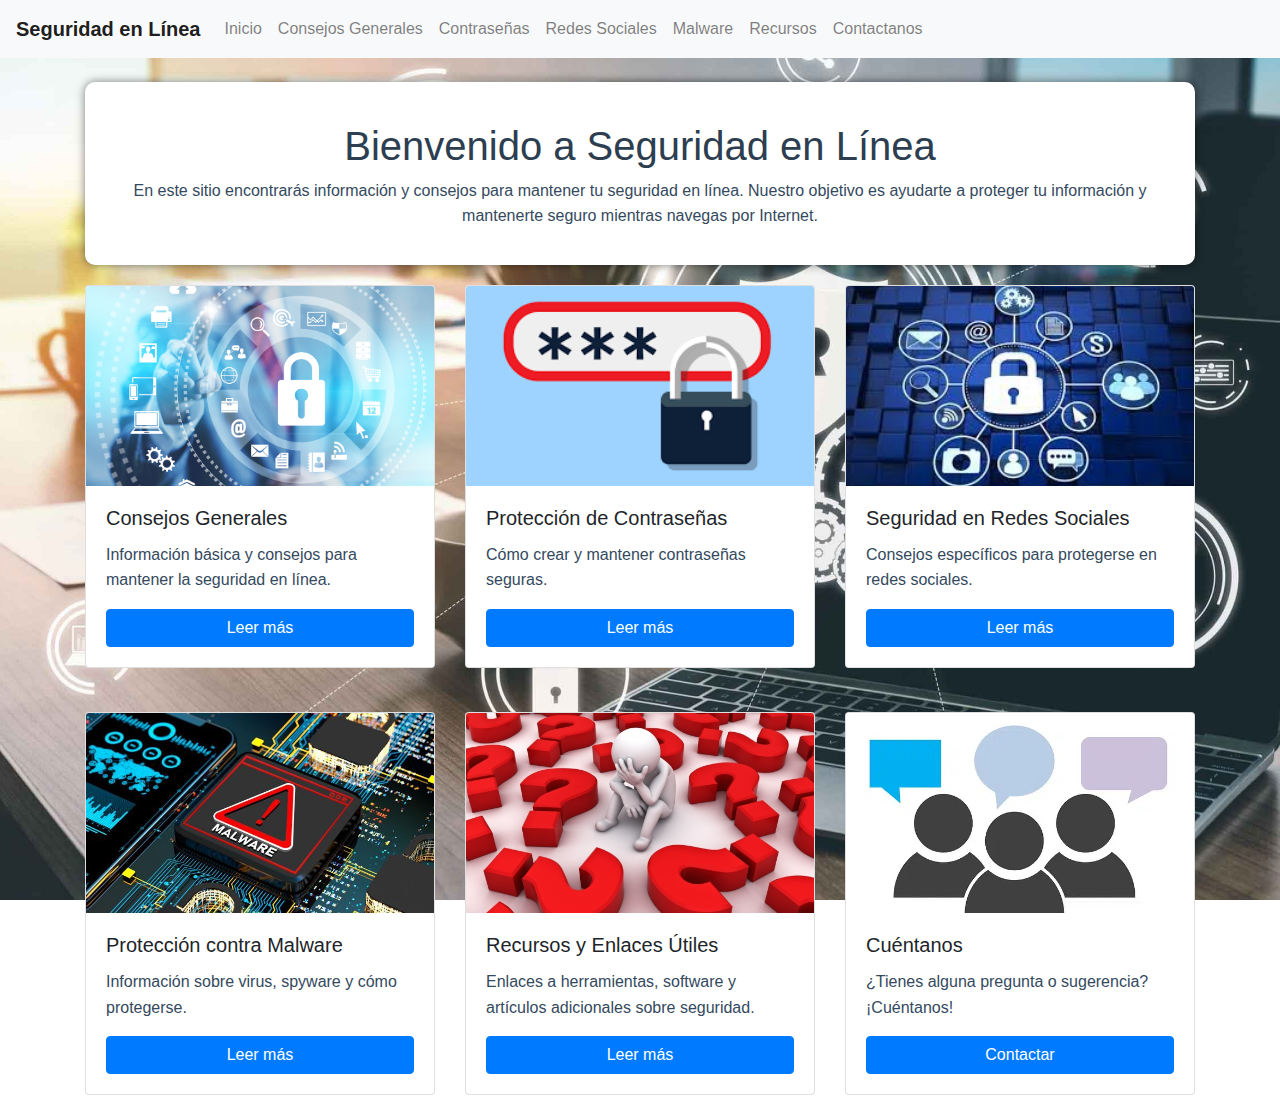
<file: sitioweb/index.html>
<!DOCTYPE html>
<html lang="es">
<head>
    <meta charset="UTF-8">
    <meta name="viewport" content="width=device-width, initial-scale=1.0">
    <title>Inicio - Seguridad en Línea</title>
    <link rel="stylesheet" href="https://maxcdn.bootstrapcdn.com/bootstrap/4.0.0/css/bootstrap.min.css">
    <link rel="stylesheet" href="css/styles.css">
</head>
<style>
    /* Estilos específicos para index.html */
    body.bg-index {
        background-image: url('img/seguridad_informatica-scaled-1.jpg'); /* Asegúrate de que la ruta de la imagen sea correcta */
        background-size: cover;
        background-position: center;
        min-height: 100vh; /* Asegura que la imagen de fondo cubra toda la altura de la pantalla */
        margin: 0;
        padding: 0;
    }
</style>
<body class="bg-index">
    <nav class="navbar navbar-expand-lg navbar-light bg-light">
        <a class="navbar-brand" href="index.html">Seguridad en Línea</a>
        <button class="navbar-toggler" type="button" data-toggle="collapse" data-target="#navbarNav" aria-controls="navbarNav" aria-expanded="false" aria-label="Toggle navigation">
            <span class="navbar-toggler-icon"></span>
        </button>
        <div class="collapse navbar-collapse" id="navbarNav">
            <ul class="navbar-nav">
                <li class="nav-item"><a class="nav-link" href="index.html">Inicio</a></li>
                <li class="nav-item"><a class="nav-link" href="consejos.html">Consejos Generales</a></li>
                <li class="nav-item"><a class="nav-link" href="contraseñas.html">Contraseñas</a></li>
                <li class="nav-item"><a class="nav-link" href="redes-sociales.html">Redes Sociales</a></li>
                <li class="nav-item"><a class="nav-link" href="malware.html">Malware</a></li>
                <li class="nav-item"><a class="nav-link" href="recursos.html">Recursos</a></li>
                <li class="nav-item"><a class="nav-link" href="contactanos.html">Contactanos</a></li>
            </ul>
        </div>
    </nav>

    
    <div class="container mt-4">
        <div class="blue-box">
            <h1>Bienvenido a Seguridad en Línea</h1>
            <p>En este sitio encontrarás información y consejos para mantener tu seguridad en línea. Nuestro objetivo es ayudarte a proteger tu información y mantenerte seguro mientras navegas por Internet.</p>
        </div>
     
    
        <div class="row">
            <div class="col-md-4">
                <div class="card">
                    <img class="card-img-top" src="img/seguridad-internet.jpg" alt="Consejos Generales de Seguridad">
                    <div class="card-body">
                        <h5 class="card-title">Consejos Generales</h5>
                        <p class="card-text">Información básica y consejos para mantener la seguridad en línea.</p>
                        <a href="consejos.html" class="btn btn-primary mt-auto">Leer más</a>
                    </div>
                </div>
            </div>
            <div class="col-md-4">
                <div class="card">
                    <img class="card-img-top" src="img/descarga.png" alt="Protección de Contraseñas">
                    <div class="card-body">
                        <h5 class="card-title">Protección de Contraseñas</h5>
                        <p class="card-text">Cómo crear y mantener contraseñas seguras.</p>
                        <a href="contraseñas.html" class="btn btn-primary mt-auto">Leer más</a>
                    </div>
                </div>
            </div>
            <div class="col-md-4">
                <div class="card">
                    <img class="card-img-top" src="img/imagen1.jpeg" alt="Seguridad en Redes Sociales">
                    <div class="card-body">
                        <h5 class="card-title">Seguridad en Redes Sociales</h5>
                        <p class="card-text">Consejos específicos para protegerse en redes sociales.</p>
                        <a href="redes-sociales.html" class="btn btn-primary mt-auto">Leer más</a>
                    </div>
                </div>
            </div>
        </div>
        <div class="row mt-4">
            <div class="col-md-4">
                <div class="card">
                    <img class="card-img-top" src="img/gettyimages-1353240272-q75.jpg" alt="Protección contra Malware">
                    <div class="card-body">
                        <h5 class="card-title">Protección contra Malware</h5>
                        <p class="card-text">Información sobre virus, spyware y cómo protegerse.</p>
                        <a href="malware.html" class="btn btn-primary mt-auto">Leer más</a>
                    </div>
                </div>
            </div>
            <div class="col-md-4">
                <div class="card">
                    <img class="card-img-top" src="img/dudas.jpg" alt="Recursos y Enlaces Útiles">
                    <div class="card-body">
                        <h5 class="card-title">Recursos y Enlaces Útiles</h5>
                        <p class="card-text">Enlaces a herramientas, software y artículos adicionales sobre seguridad.</p>
                        <a href="recursos.html" class="btn btn-primary mt-auto">Leer más</a>
                    </div>
                </div>

            
            </div>
            <div class="col-md-4">
                <div class="card">
                    <img class="card-img-top" src="img/opinion-1.webp" alt="Cuéntanos">
                    <div class="card-body">
                        <h5 class="card-title">Cuéntanos</h5>
                        <p class="card-text">¿Tienes alguna pregunta o sugerencia? ¡Cuéntanos!</p>
                        <a href="contactanos.html" class="btn btn-primary mt-auto">Contactar</a>
                    </div>
        </div>
    </div>
    <script src="https://code.jquery.com/jquery-3.2.1.slim.min.js"></script>
    <script src="https://cdnjs.cloudflare.com/ajax/libs/popper.js/1.11.0/umd/popper.min.js"></script>
    <script src="https://maxcdn.bootstrapcdn.com/bootstrap/4.0.0/js/bootstrap.min.js"></script>
</body>
</html>
</file>
<file: sitioweb/css/styles.css>
body {
    font-family: Arial, sans-serif;
}

h1 {
    color: #2c3e50;
    margin-top: 20px;
}

p, ul {
    color: #34495e;
    line-height: 1.6;
}

.navbar-brand {
    font-weight: bold;
}

.nav-link {
    color: #2c3e50;
}

.nav-link:hover {
    color: #2980b9;
}

.card {
    margin-bottom: 20px;
    display: flex;
    flex-direction: column;
    justify-content: space-between;
}

.card-body {
    flex: 1;
    display: flex;
    flex-direction: column;
    justify-content: space-between;
}

.card-img-top {
    height: 200px; /* Altura fija para las imágenes de las tarjetas */
    object-fit: cover;
}

.bg-index {
    background-image: url('img/seguretat.candau.jpg'); /* Cambia esta ruta por la de tu imagen de fondo */
    background-size: cover;
    background-repeat: no-repeat;
    background-position: center center;
    background-attachment: fixed;
}

.blue-box {
    background-color:#fff; /* Azul fuerte */
    color: #fff; /* Letras blancas */
    padding: 20px; /* Espaciado interno */
    border-radius: 10px; /* Bordes redondeados */
    box-shadow: 0 0 10px rgba(0, 0, 0, 0.5); /* Sombra */
    text-align: center; /* Centrar el texto */
    margin-top: 20px; /* Espacio en la parte superior */
    margin-bottom: 20px; /* Espacio en la parte inferior */
}


.mt-auto {
    margin-top: auto;
}
</file>
